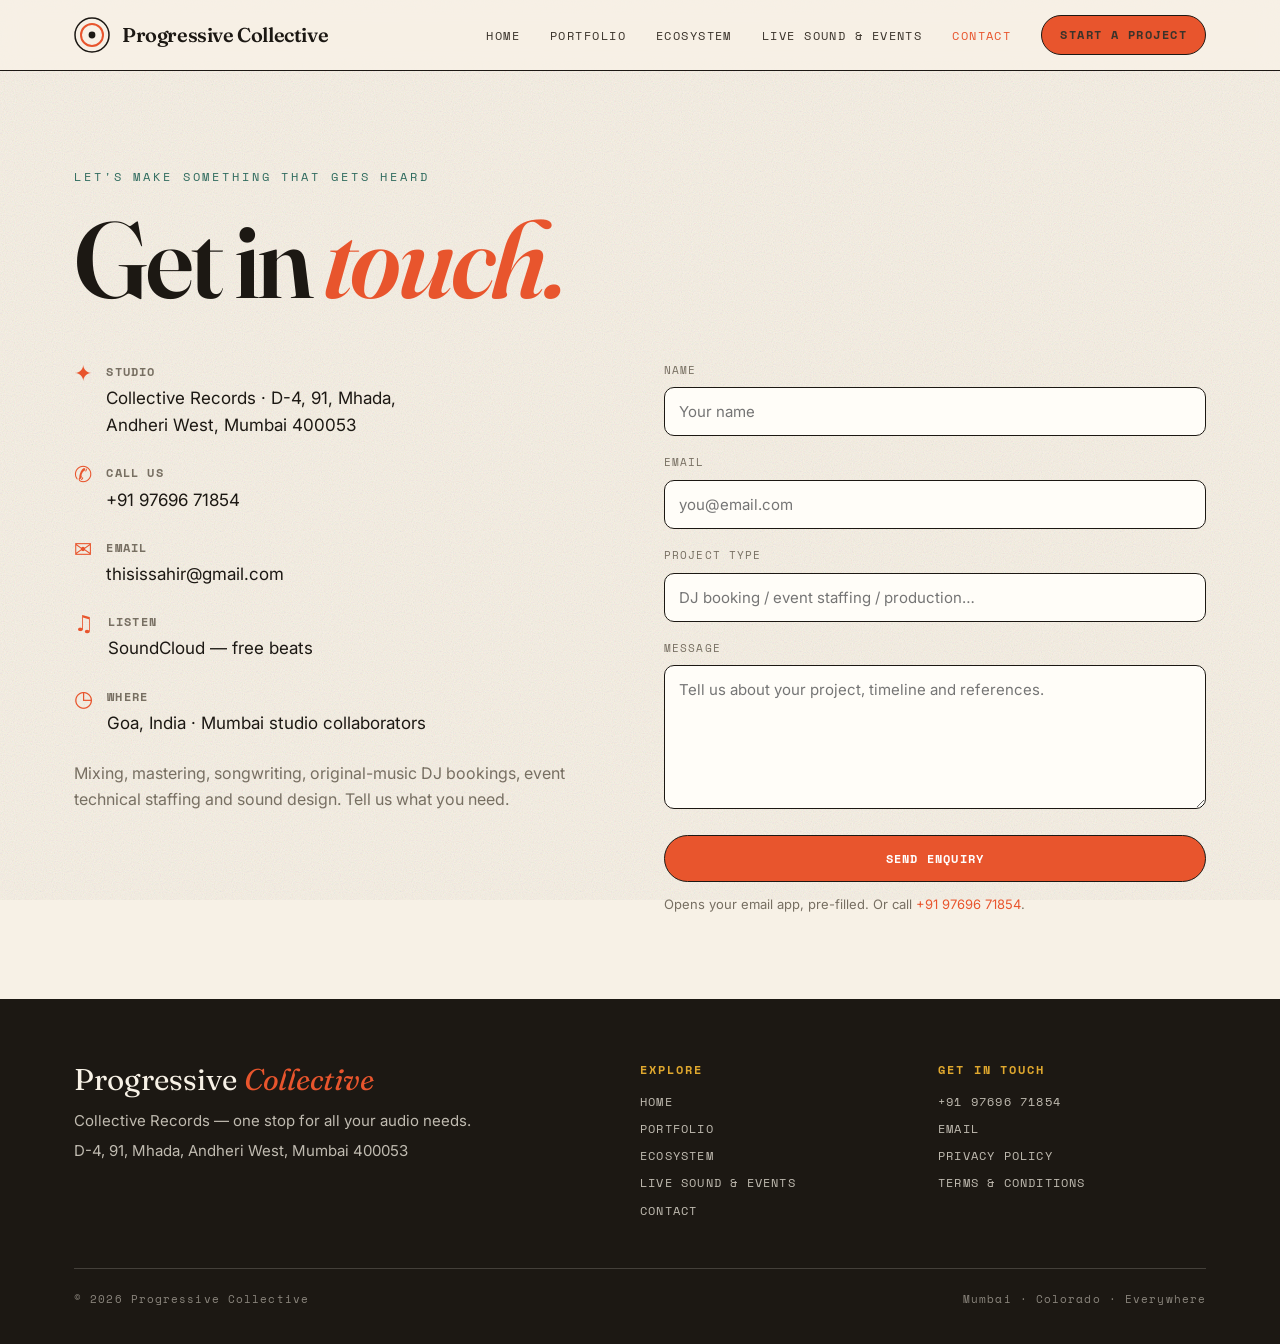
<file: contact.html>
<!DOCTYPE html>
<html lang="en">
<head>
<meta charset="UTF-8">
<meta name="viewport" content="width=device-width, initial-scale=1.0">
<title>Contact — Progressive Collective</title>
<meta name="description" content="Get in touch with Progressive Collective — mixing, mastering, production, songwriting, sound design and brand audio. Goa & Mumbai.">
<link rel="canonical" href="https://www.progressivecollective.in/contact">
<meta property="og:title" content="Contact — Progressive Collective">
<link rel="icon" href="data:image/svg+xml,%3Csvg xmlns='http://www.w3.org/2000/svg' viewBox='0 0 32 32'%3E%3Crect width='32' height='32' fill='%231C1813'/%3E%3Ccircle cx='16' cy='16' r='11' fill='none' stroke='%23E8552D' stroke-width='2'/%3E%3Ccircle cx='16' cy='16' r='3' fill='%23F7F1E6'/%3E%3C/svg%3E">
<link rel="preconnect" href="https://fonts.googleapis.com">
<link rel="preconnect" href="https://fonts.gstatic.com" crossorigin>
<link href="https://fonts.googleapis.com/css2?family=Fraunces:ital,opsz,wght@0,9..144,400;0,9..144,600;1,9..144,400;1,9..144,600&family=Inter:wght@400;500;600&family=Space+Mono:wght@400;700&display=swap" rel="stylesheet">
<link rel="stylesheet" href="styles.css">
</head>
<body>

<header class="site-header">
  <div class="wrap nav">
    <a class="logo" href="/">
      <svg class="mk" viewBox="0 0 36 36" fill="none"><circle cx="18" cy="18" r="17" stroke="#1C1813" stroke-width="1.5"/><circle cx="18" cy="18" r="11" stroke="#E8552D" stroke-width="2"/><circle cx="18" cy="18" r="3.4" fill="#1C1813"/></svg>
      Progressive Collective
    </a>
    <button class="nav-toggle" aria-label="Menu" onclick="document.getElementById('nav').classList.toggle('open')">☰</button>
    <ul class="nav-links" id="nav">
      <li><a href="/">Home</a></li>
      <li><a href="portfolio">Portfolio</a></li>
      <li><a href="ecosystem">Ecosystem</a></li>
      <li><a href="live-sound">Live Sound &amp; Events</a></li>
      <li><a href="contact" class="active">Contact</a></li>
      <li><a href="contact" class="btn btn-primary">Start a project</a></li>
    </ul>
  </div>
</header>

<section class="hero" style="padding-bottom:30px">
  <div class="wrap">
    <div class="eyebrow">Let's make something that gets heard</div>
    <h1>Get in <em>touch.</em></h1>
  </div>
</section>

<section style="padding-top:20px">
  <div class="wrap">
    <div class="contact-grid">
      <div>
        <div class="info-row"><div class="ic">✦</div><div><b>Studio</b><span>Collective Records · D-4, 91, Mhada,<br>Andheri West, Mumbai 400053</span></div></div>
        <div class="info-row"><div class="ic">✆</div><div><b>Call us</b><a href="tel:+919769671854">+91 97696 71854</a></div></div>
        <div class="info-row"><div class="ic">✉</div><div><b>Email</b><a href="mailto:thisissahir@gmail.com">thisissahir@gmail.com</a></div></div>
        <div class="info-row"><div class="ic">♫</div><div><b>Listen</b><a href="https://on.soundcloud.com/S8LDkpYzO2V9bSpoHy" target="_blank" rel="noopener">SoundCloud — free beats</a></div></div>
        <div class="info-row"><div class="ic">◷</div><div><b>Where</b><span>Goa, India · Mumbai studio collaborators</span></div></div>
        <p class="muted" style="margin-top:8px">Mixing, mastering, songwriting, original-music DJ bookings, event technical staffing and sound design. Tell us what you need.</p>
      </div>

      <div>
        <div class="field"><label for="name">Name</label><input id="name" type="text" placeholder="Your name"></div>
        <div class="field"><label for="email">Email</label><input id="email" type="email" placeholder="you@email.com"></div>
        <div class="field"><label for="subject">Project type</label><input id="subject" type="text" placeholder="DJ booking / event staffing / production…"></div>
        <div class="field"><label for="msg">Message</label><textarea id="msg" rows="6" placeholder="Tell us about your project, timeline and references."></textarea></div>
        <button class="btn btn-primary" style="width:100%" onclick="sendEnquiry()">Send enquiry</button>
        <p id="formnote" class="muted" style="font-size:13px;margin-top:12px">Opens your email app, pre-filled. Or call <a href="tel:+919769671854" style="color:var(--accent)">+91 97696 71854</a>.</p>
      </div>
    </div>
  </div>
</section>

<footer class="site-footer">
  <div class="wrap">
    <div class="foot-top">
      <div><div class="big">Progressive <em>Collective</em></div><p>Collective Records — one stop for all your audio needs.</p><p>D-4, 91, Mhada, Andheri West, Mumbai 400053</p></div>
      <div><h4>Explore</h4><div class="flinks"><a href="/">Home</a><a href="portfolio">Portfolio</a><a href="ecosystem">Ecosystem</a><a href="live-sound">Live Sound &amp; Events</a><a href="contact">Contact</a></div></div>
      <div><h4>Get in touch</h4><div class="flinks"><a href="tel:+919769671854">+91 97696 71854</a><a href="mailto:thisissahir@gmail.com">Email</a><a href="privacy">Privacy Policy</a><a href="terms">Terms &amp; Conditions</a></div></div>
    </div>
    <div class="copy"><span>© 2026 Progressive Collective</span><span>Mumbai · Colorado · Everywhere</span></div>
  </div>
</footer>

<script>
function sendEnquiry(){
  const n=document.getElementById('name').value||'';
  const e=document.getElementById('email').value||'';
  const s=document.getElementById('subject').value||'Project enquiry';
  const m=document.getElementById('msg').value||'';
  const body=encodeURIComponent(`Name: ${n}\nEmail: ${e}\n\n${m}`);
  window.location.href=`mailto:thisissahir@gmail.com?subject=${encodeURIComponent('[PC] '+s)}&body=${body}`;
}
</script>
</body>
</html>
</file>
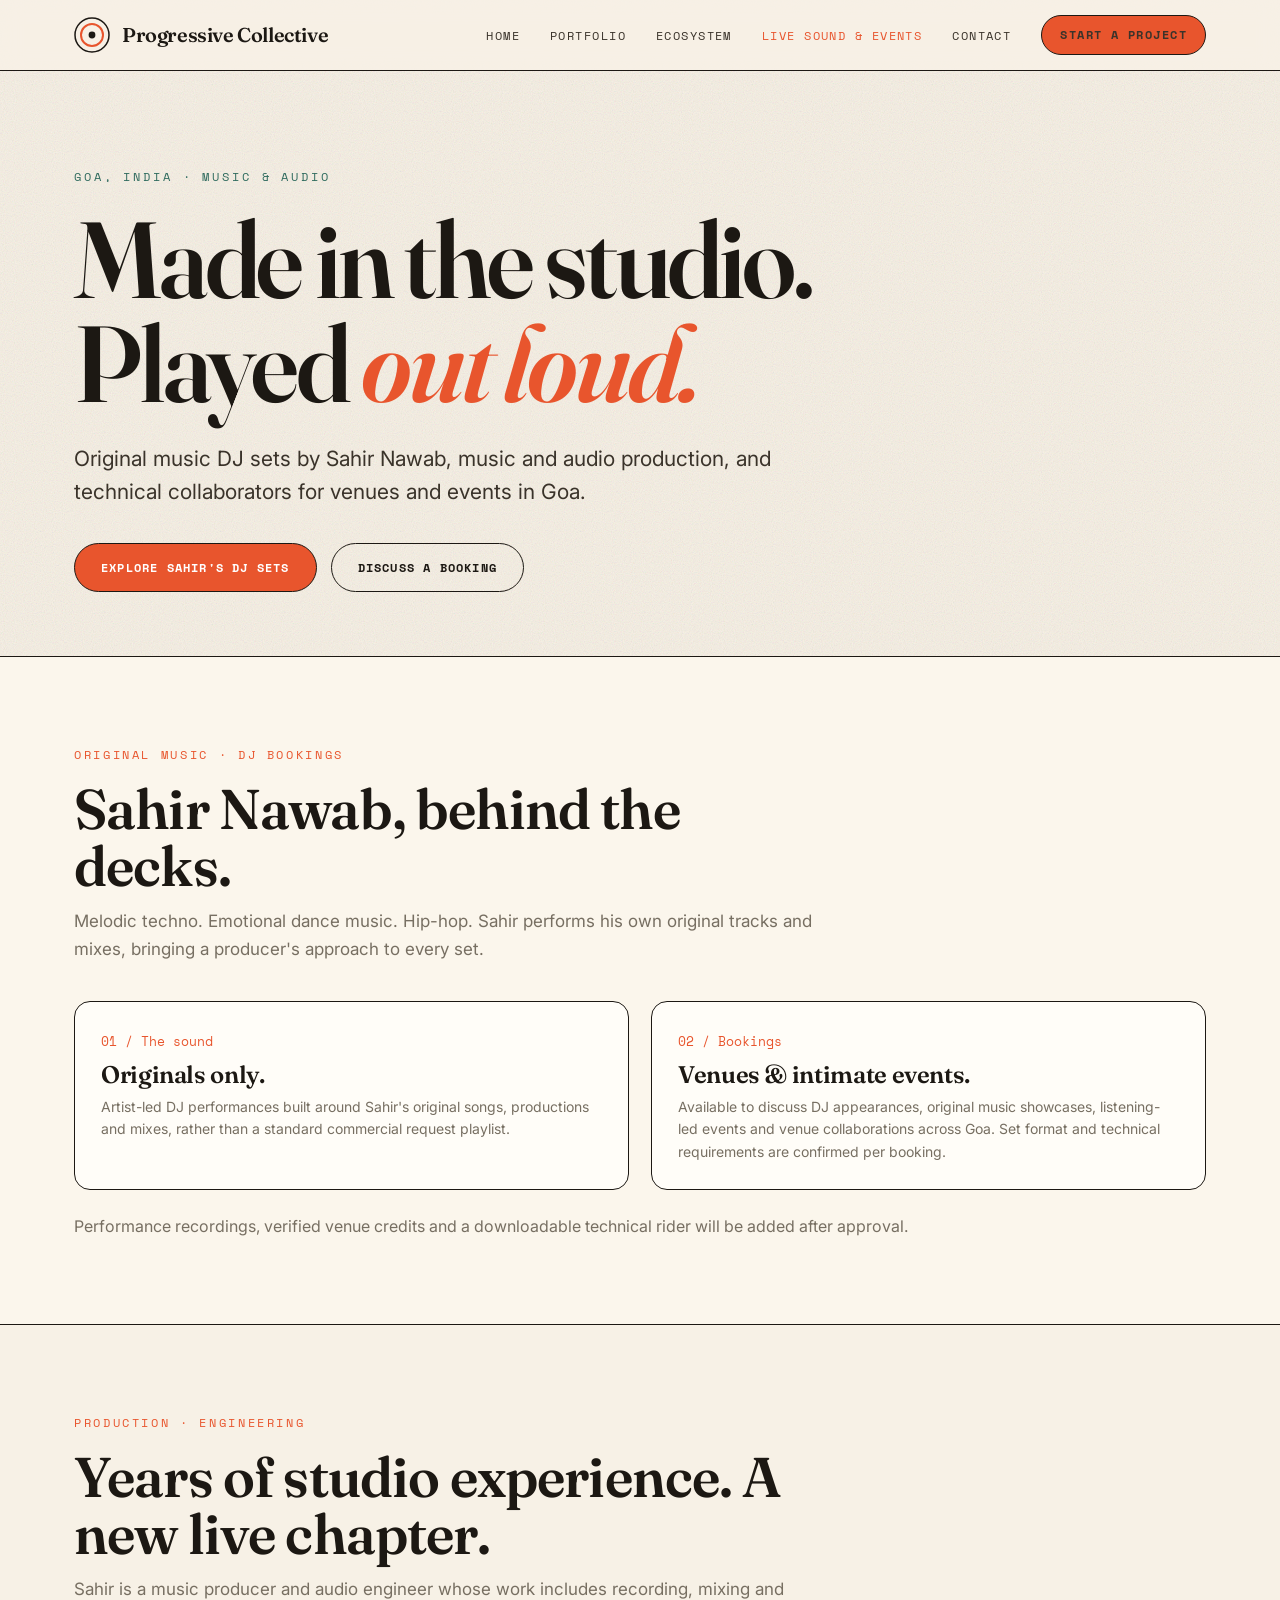
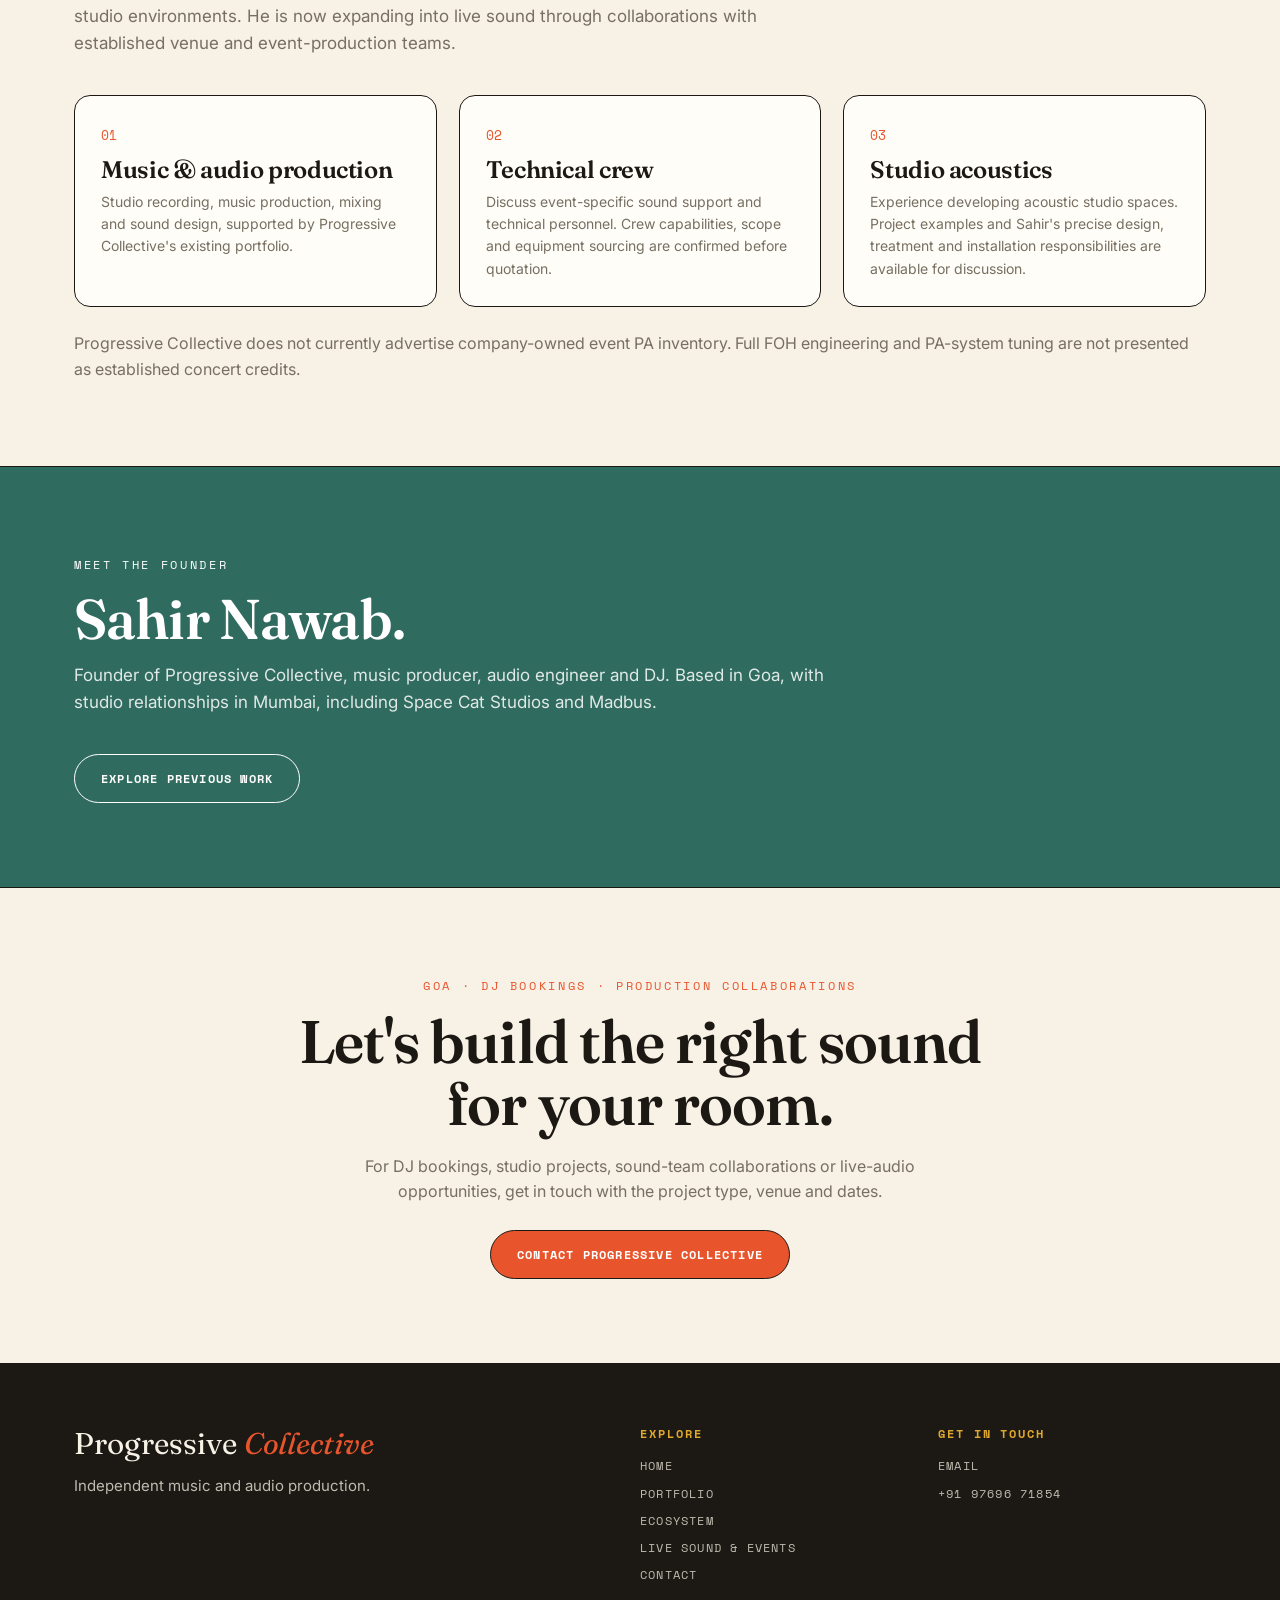
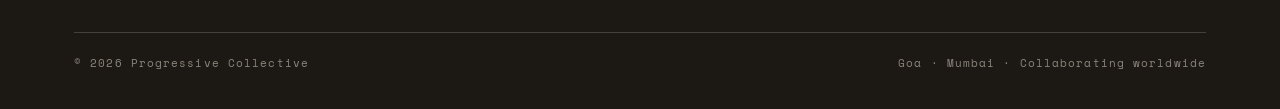
<file: live-sound.html>
<!DOCTYPE html>
<html lang="en">
<head>
<meta charset="UTF-8">
<meta name="viewport" content="width=device-width, initial-scale=1.0">
<title>Live Sound & Events — Progressive Collective | Goa</title>
<meta name="description" content="Goa-based original music DJ performances, audio production and event technical staffing by Sahir Nawab and Progressive Collective.">
<link rel="canonical" href="https://www.progressivecollective.in/live-sound">
<link rel="preconnect" href="https://fonts.googleapis.com"><link rel="preconnect" href="https://fonts.gstatic.com" crossorigin>
<link href="https://fonts.googleapis.com/css2?family=Fraunces:ital,opsz,wght@0,9..144,400;0,9..144,600;1,9..144,400;1,9..144,600&family=Inter:wght@400;500;600&family=Space+Mono:wght@400;700&display=swap" rel="stylesheet">
<link rel="stylesheet" href="styles.css">
</head>
<body>
<header class="site-header"><div class="wrap nav">
<a class="logo" href="/"><svg class="mk" viewBox="0 0 36 36" fill="none" aria-hidden="true"><circle cx="18" cy="18" r="17" stroke="#1C1813" stroke-width="1.5"/><circle cx="18" cy="18" r="11" stroke="#E8552D" stroke-width="2"/><circle cx="18" cy="18" r="3.4" fill="#1C1813"/></svg>Progressive Collective</a>
<button class="nav-toggle" aria-label="Menu" aria-expanded="false" aria-controls="nav" onclick="const n=document.getElementById('nav');const open=n.classList.toggle('open');this.setAttribute('aria-expanded',String(open))">☰</button>
<ul class="nav-links" id="nav"><li><a href="/">Home</a></li><li><a href="portfolio">Portfolio</a></li><li><a href="ecosystem">Ecosystem</a></li><li><a href="live-sound" class="active" aria-current="page">Live Sound & Events</a></li><li><a href="contact">Contact</a></li><li><a href="contact" class="btn btn-primary">Start a project</a></li></ul>
</div></header>
<main>
<section class="hero"><div class="wrap">
<div class="eyebrow">Goa, India · Music &amp; Audio</div>
<h1>Made in the studio.<br>Played <em>out loud.</em></h1>
<p class="lead">Original music DJ sets by Sahir Nawab, music and audio production, and technical collaborators for venues and events in Goa.</p>
<div class="cta"><a href="#dj" class="btn btn-primary">Explore Sahir's DJ sets</a><a href="contact" class="btn">Discuss a booking</a></div>
</div></section>
<section id="dj" style="background:var(--paper-2);border-top:1.5px solid var(--ink);border-bottom:1.5px solid var(--ink)"><div class="wrap">
<div class="sec-head"><span class="kicker">Original music · DJ bookings</span><h2>Sahir Nawab, behind the decks.</h2><p>Melodic techno. Emotional dance music. Hip-hop. Sahir performs his own original tracks and mixes, bringing a producer's approach to every set.</p></div>
<div class="grid cols-2">
<article class="svc"><span class="n">01 / The sound</span><h3>Originals only.</h3><p>Artist-led DJ performances built around Sahir's original songs, productions and mixes, rather than a standard commercial request playlist.</p></article>
<article class="svc"><span class="n">02 / Bookings</span><h3>Venues &amp; intimate events.</h3><p>Available to discuss DJ appearances, original music showcases, listening-led events and venue collaborations across Goa. Set format and technical requirements are confirmed per booking.</p></article>
</div>
<p class="muted" style="margin-top:24px">Performance recordings, verified venue credits and a downloadable technical rider will be added after approval.</p>
</div></section>
<section><div class="wrap">
<div class="sec-head"><span class="kicker">Production · Engineering</span><h2>Years of studio experience. A new live chapter.</h2><p>Sahir is a music producer and audio engineer whose work includes recording, mixing and studio environments. He is now expanding into live sound through collaborations with established venue and event-production teams.</p></div>
<div class="grid cols-3">
<article class="svc"><span class="n">01</span><h3>Music &amp; audio production</h3><p>Studio recording, music production, mixing and sound design, supported by Progressive Collective's existing portfolio.</p></article>
<article class="svc"><span class="n">02</span><h3>Technical crew</h3><p>Discuss event-specific sound support and technical personnel. Crew capabilities, scope and equipment sourcing are confirmed before quotation.</p></article>
<article class="svc"><span class="n">03</span><h3>Studio acoustics</h3><p>Experience developing acoustic studio spaces. Project examples and Sahir's precise design, treatment and installation responsibilities are available for discussion.</p></article>
</div>
<p class="muted" style="margin-top:24px">Progressive Collective does not currently advertise company-owned event PA inventory. Full FOH engineering and PA-system tuning are not presented as established concert credits.</p>
</div></section>
<section class="band"><div class="wrap">
<div class="sec-head"><span class="kicker">Meet the founder</span><h2 style="color:#fff">Sahir Nawab.</h2><p>Founder of Progressive Collective, music producer, audio engineer and DJ. Based in Goa, with studio relationships in Mumbai, including Space Cat Studios and Madbus.</p></div>
<a href="portfolio" class="btn" style="color:#fff;border-color:#fff">Explore previous work</a>
</div></section>
<section><div class="wrap" style="text-align:center">
<span class="kicker">Goa · DJ bookings · Production collaborations</span>
<h2 style="font-size:clamp(32px,6vw,60px);max-width:19ch;margin:0 auto 20px">Let's build the right sound for your room.</h2>
<p class="muted" style="max-width:64ch;margin:0 auto 25px">For DJ bookings, studio projects, sound-team collaborations or live-audio opportunities, get in touch with the project type, venue and dates.</p>
<a href="contact" class="btn btn-primary">Contact Progressive Collective</a>
</div></section>
</main>
<footer class="site-footer"><div class="wrap"><div class="foot-top">
<div><div class="big">Progressive <em>Collective</em></div><p>Independent music and audio production.</p></div>
<div><h4>Explore</h4><div class="flinks"><a href="/">Home</a><a href="portfolio">Portfolio</a><a href="ecosystem">Ecosystem</a><a href="live-sound">Live Sound &amp; Events</a><a href="contact">Contact</a></div></div>
<div><h4>Get in touch</h4><div class="flinks"><a href="mailto:thisissahir@gmail.com">Email</a><a href="tel:+919769671854">+91 97696 71854</a></div></div>
</div><div class="copy"><span>© 2026 Progressive Collective</span><span>Goa · Mumbai · Collaborating worldwide</span></div></div></footer>
</body></html>
</file>
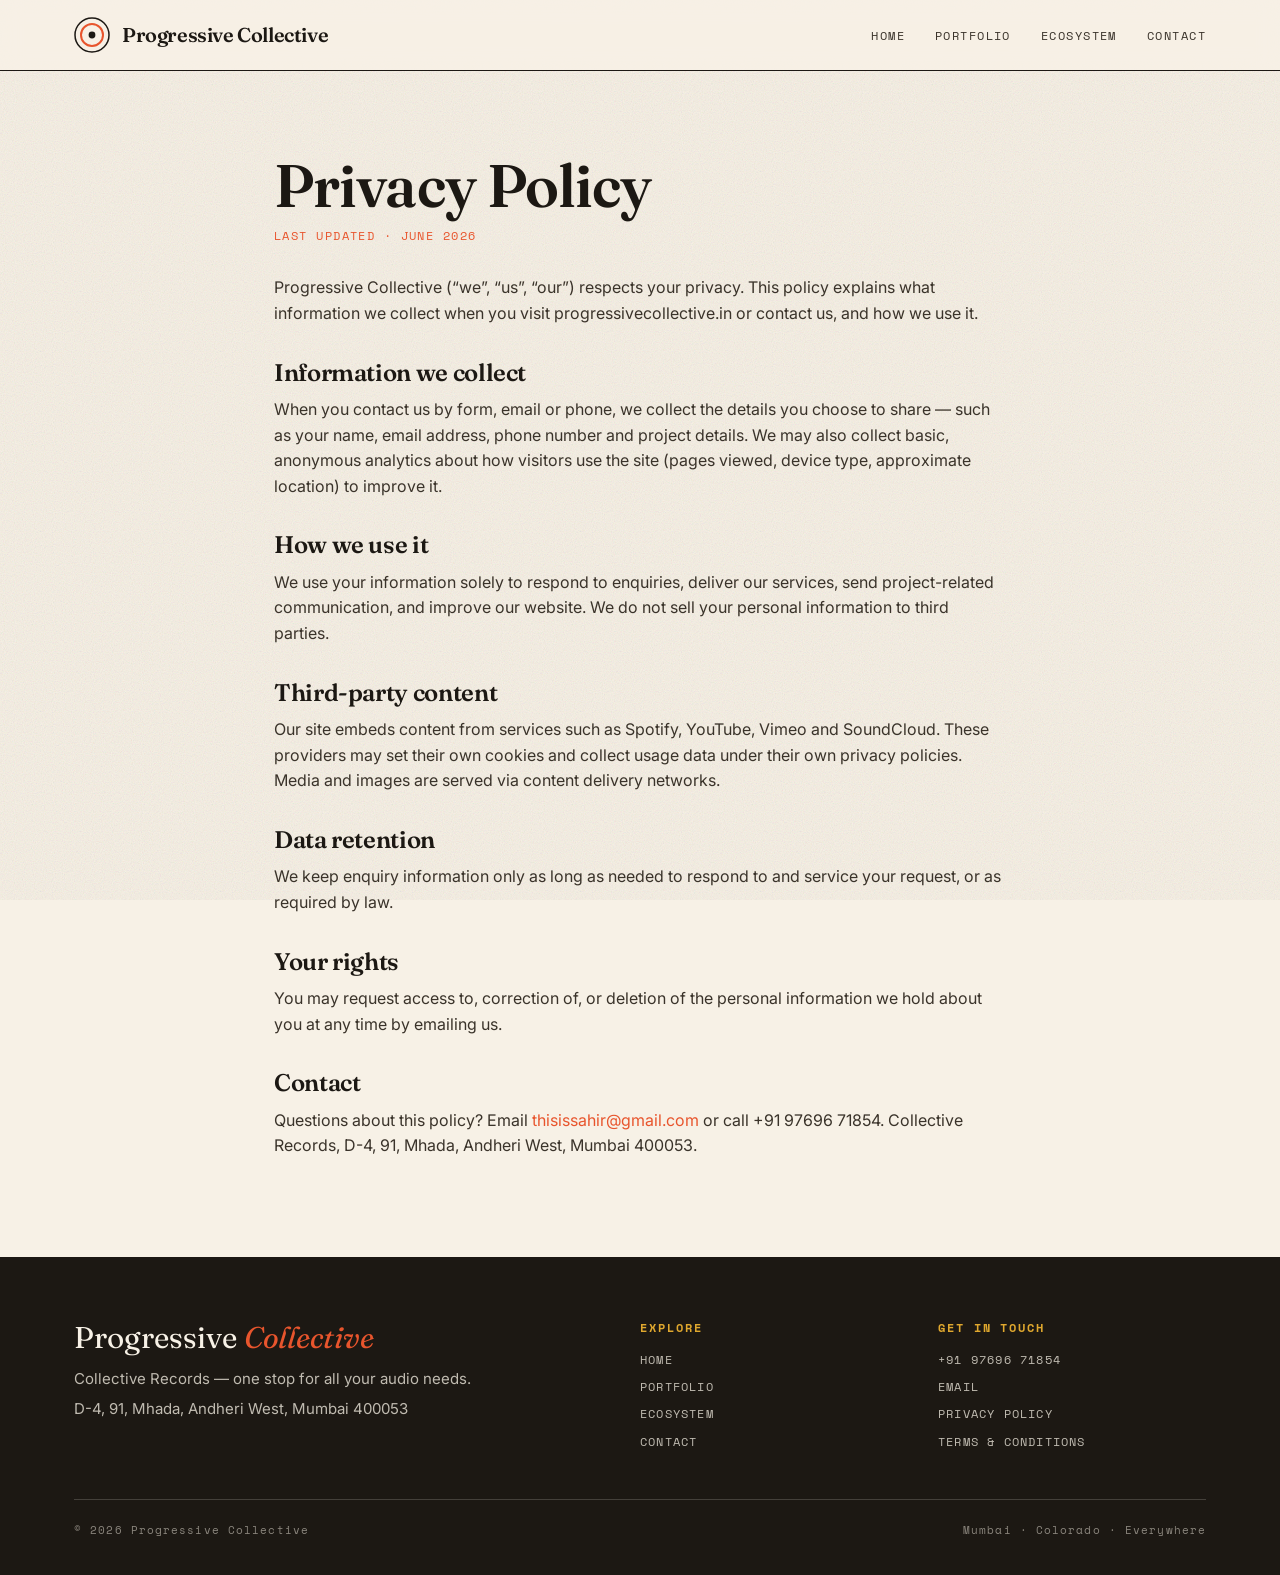
<file: privacy.html>
<!DOCTYPE html>
<html lang="en">
<head>
<meta charset="UTF-8">
<meta name="viewport" content="width=device-width, initial-scale=1.0">
<title>Privacy Policy — Progressive Collective</title>
<meta name="robots" content="noindex">
<link rel="canonical" href="https://www.progressivecollective.in/privacy">
<link rel="icon" href="data:image/svg+xml,%3Csvg xmlns='http://www.w3.org/2000/svg' viewBox='0 0 32 32'%3E%3Crect width='32' height='32' fill='%231C1813'/%3E%3Ccircle cx='16' cy='16' r='11' fill='none' stroke='%23E8552D' stroke-width='2'/%3E%3Ccircle cx='16' cy='16' r='3' fill='%23F7F1E6'/%3E%3C/svg%3E">
<link rel="preconnect" href="https://fonts.googleapis.com">
<link rel="preconnect" href="https://fonts.gstatic.com" crossorigin>
<link href="https://fonts.googleapis.com/css2?family=Fraunces:ital,opsz,wght@0,9..144,400;0,9..144,600;1,9..144,400;1,9..144,600&family=Inter:wght@400;500;600&family=Space+Mono:wght@400;700&display=swap" rel="stylesheet">
<link rel="stylesheet" href="styles.css">
</head>
<body>
<header class="site-header">
  <div class="wrap nav">
    <a class="logo" href="/"><svg class="mk" viewBox="0 0 36 36" fill="none"><circle cx="18" cy="18" r="17" stroke="#1C1813" stroke-width="1.5"/><circle cx="18" cy="18" r="11" stroke="#E8552D" stroke-width="2"/><circle cx="18" cy="18" r="3.4" fill="#1C1813"/></svg>Progressive Collective</a>
    <button class="nav-toggle" aria-label="Menu" onclick="document.getElementById('nav').classList.toggle('open')">☰</button>
    <ul class="nav-links" id="nav">
      <li><a href="/">Home</a></li><li><a href="portfolio">Portfolio</a></li><li><a href="ecosystem">Ecosystem</a></li><li><a href="contact">Contact</a></li>
    </ul>
  </div>
</header>

<section>
  <div class="wrap legal">
    <h1>Privacy Policy</h1>
    <p class="upd">Last updated · June 2026</p>
    <p>Progressive Collective (“we”, “us”, “our”) respects your privacy. This policy explains what information we collect when you visit progressivecollective.in or contact us, and how we use it.</p>

    <h2>Information we collect</h2>
    <p>When you contact us by form, email or phone, we collect the details you choose to share — such as your name, email address, phone number and project details. We may also collect basic, anonymous analytics about how visitors use the site (pages viewed, device type, approximate location) to improve it.</p>

    <h2>How we use it</h2>
    <p>We use your information solely to respond to enquiries, deliver our services, send project-related communication, and improve our website. We do not sell your personal information to third parties.</p>

    <h2>Third-party content</h2>
    <p>Our site embeds content from services such as Spotify, YouTube, Vimeo and SoundCloud. These providers may set their own cookies and collect usage data under their own privacy policies. Media and images are served via content delivery networks.</p>

    <h2>Data retention</h2>
    <p>We keep enquiry information only as long as needed to respond to and service your request, or as required by law.</p>

    <h2>Your rights</h2>
    <p>You may request access to, correction of, or deletion of the personal information we hold about you at any time by emailing us.</p>

    <h2>Contact</h2>
    <p>Questions about this policy? Email <a href="mailto:thisissahir@gmail.com" style="color:var(--accent)">thisissahir@gmail.com</a> or call +91 97696 71854. Collective Records, D-4, 91, Mhada, Andheri West, Mumbai 400053.</p>
  </div>
</section>

<footer class="site-footer">
  <div class="wrap">
    <div class="foot-top">
      <div><div class="big">Progressive <em>Collective</em></div><p>Collective Records — one stop for all your audio needs.</p><p>D-4, 91, Mhada, Andheri West, Mumbai 400053</p></div>
      <div><h4>Explore</h4><div class="flinks"><a href="/">Home</a><a href="portfolio">Portfolio</a><a href="ecosystem">Ecosystem</a><a href="contact">Contact</a></div></div>
      <div><h4>Get in touch</h4><div class="flinks"><a href="tel:+919769671854">+91 97696 71854</a><a href="mailto:thisissahir@gmail.com">Email</a><a href="privacy">Privacy Policy</a><a href="terms">Terms &amp; Conditions</a></div></div>
    </div>
    <div class="copy"><span>© 2026 Progressive Collective</span><span>Mumbai · Colorado · Everywhere</span></div>
  </div>
</footer>
</body>
</html>
</file>
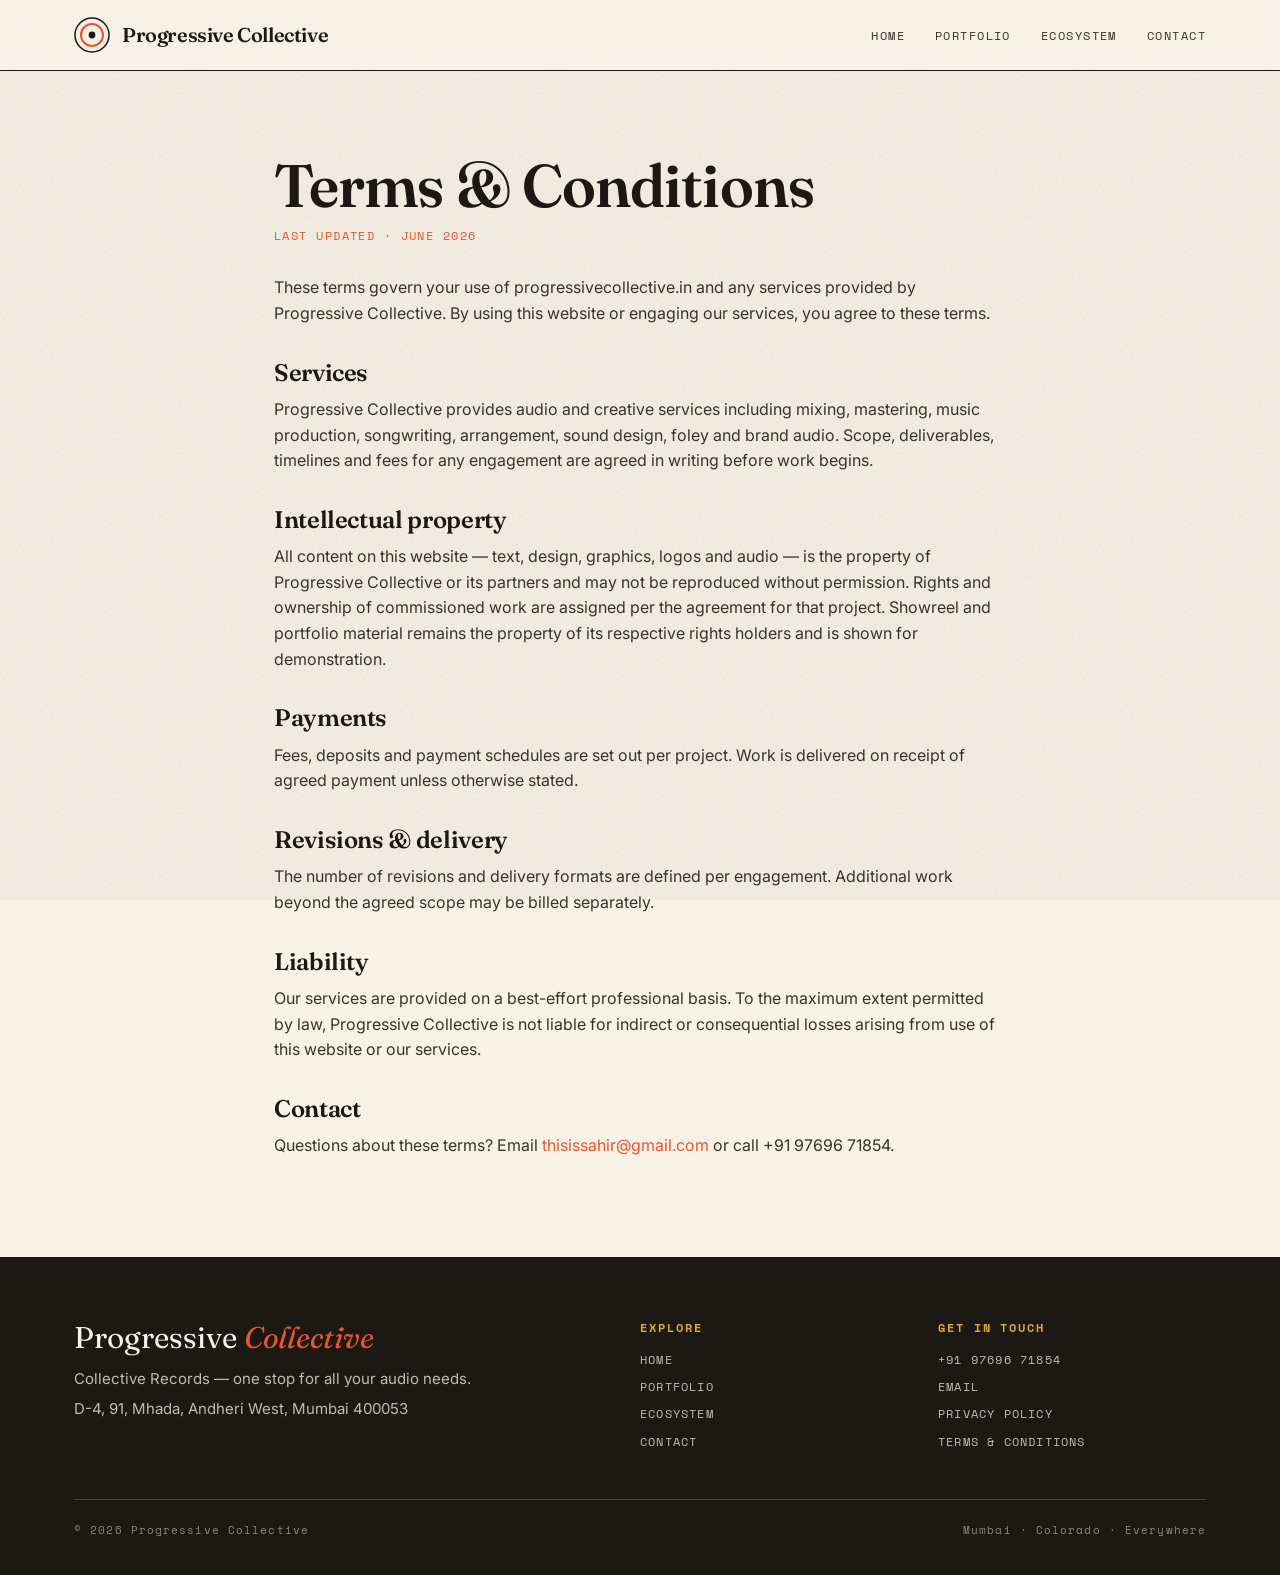
<file: terms.html>
<!DOCTYPE html>
<html lang="en">
<head>
<meta charset="UTF-8">
<meta name="viewport" content="width=device-width, initial-scale=1.0">
<title>Terms & Conditions — Progressive Collective</title>
<meta name="robots" content="noindex">
<link rel="canonical" href="https://www.progressivecollective.in/terms">
<link rel="icon" href="data:image/svg+xml,%3Csvg xmlns='http://www.w3.org/2000/svg' viewBox='0 0 32 32'%3E%3Crect width='32' height='32' fill='%231C1813'/%3E%3Ccircle cx='16' cy='16' r='11' fill='none' stroke='%23E8552D' stroke-width='2'/%3E%3Ccircle cx='16' cy='16' r='3' fill='%23F7F1E6'/%3E%3C/svg%3E">
<link rel="preconnect" href="https://fonts.googleapis.com">
<link rel="preconnect" href="https://fonts.gstatic.com" crossorigin>
<link href="https://fonts.googleapis.com/css2?family=Fraunces:ital,opsz,wght@0,9..144,400;0,9..144,600;1,9..144,400;1,9..144,600&family=Inter:wght@400;500;600&family=Space+Mono:wght@400;700&display=swap" rel="stylesheet">
<link rel="stylesheet" href="styles.css">
</head>
<body>
<header class="site-header">
  <div class="wrap nav">
    <a class="logo" href="/"><svg class="mk" viewBox="0 0 36 36" fill="none"><circle cx="18" cy="18" r="17" stroke="#1C1813" stroke-width="1.5"/><circle cx="18" cy="18" r="11" stroke="#E8552D" stroke-width="2"/><circle cx="18" cy="18" r="3.4" fill="#1C1813"/></svg>Progressive Collective</a>
    <button class="nav-toggle" aria-label="Menu" onclick="document.getElementById('nav').classList.toggle('open')">☰</button>
    <ul class="nav-links" id="nav">
      <li><a href="/">Home</a></li><li><a href="portfolio">Portfolio</a></li><li><a href="ecosystem">Ecosystem</a></li><li><a href="contact">Contact</a></li>
    </ul>
  </div>
</header>

<section>
  <div class="wrap legal">
    <h1>Terms &amp; Conditions</h1>
    <p class="upd">Last updated · June 2026</p>
    <p>These terms govern your use of progressivecollective.in and any services provided by Progressive Collective. By using this website or engaging our services, you agree to these terms.</p>

    <h2>Services</h2>
    <p>Progressive Collective provides audio and creative services including mixing, mastering, music production, songwriting, arrangement, sound design, foley and brand audio. Scope, deliverables, timelines and fees for any engagement are agreed in writing before work begins.</p>

    <h2>Intellectual property</h2>
    <p>All content on this website — text, design, graphics, logos and audio — is the property of Progressive Collective or its partners and may not be reproduced without permission. Rights and ownership of commissioned work are assigned per the agreement for that project. Showreel and portfolio material remains the property of its respective rights holders and is shown for demonstration.</p>

    <h2>Payments</h2>
    <p>Fees, deposits and payment schedules are set out per project. Work is delivered on receipt of agreed payment unless otherwise stated.</p>

    <h2>Revisions &amp; delivery</h2>
    <p>The number of revisions and delivery formats are defined per engagement. Additional work beyond the agreed scope may be billed separately.</p>

    <h2>Liability</h2>
    <p>Our services are provided on a best-effort professional basis. To the maximum extent permitted by law, Progressive Collective is not liable for indirect or consequential losses arising from use of this website or our services.</p>

    <h2>Contact</h2>
    <p>Questions about these terms? Email <a href="mailto:thisissahir@gmail.com" style="color:var(--accent)">thisissahir@gmail.com</a> or call +91 97696 71854.</p>
  </div>
</section>

<footer class="site-footer">
  <div class="wrap">
    <div class="foot-top">
      <div><div class="big">Progressive <em>Collective</em></div><p>Collective Records — one stop for all your audio needs.</p><p>D-4, 91, Mhada, Andheri West, Mumbai 400053</p></div>
      <div><h4>Explore</h4><div class="flinks"><a href="/">Home</a><a href="portfolio">Portfolio</a><a href="ecosystem">Ecosystem</a><a href="contact">Contact</a></div></div>
      <div><h4>Get in touch</h4><div class="flinks"><a href="tel:+919769671854">+91 97696 71854</a><a href="mailto:thisissahir@gmail.com">Email</a><a href="privacy">Privacy Policy</a><a href="terms">Terms &amp; Conditions</a></div></div>
    </div>
    <div class="copy"><span>© 2026 Progressive Collective</span><span>Mumbai · Colorado · Everywhere</span></div>
  </div>
</footer>
</body>
</html>
</file>
<file: styles.css>
/* Progressive Collective — migrated Wix → Vercel. Creative/expressive, warm-light theme. */
:root{
  --paper:#F7F1E6;
  --paper-2:#FBF6EC;
  --card:#FFFDF8;
  --ink:#1C1813;
  --ink-soft:#3A332A;
  --muted:#776F62;
  --line:#E2D8C6;
  --line-ink:#1C1813;
  --accent:#E8552D;     /* tomato */
  --accent-2:#2F6B5E;   /* deep teal */
  --mustard:#E0A82E;
  --maxw:1180px;
  --display:'Fraunces',Georgia,serif;
  --body:'Inter',system-ui,sans-serif;
  --mono:'Space Mono',monospace;
}
*{box-sizing:border-box;margin:0;padding:0}
html{scroll-behavior:smooth}
body{background:var(--paper);color:var(--ink);font-family:var(--body);line-height:1.6;-webkit-font-smoothing:antialiased;overflow-x:hidden;position:relative}
/* grain overlay */
body::before{content:"";position:fixed;inset:0;z-index:1;pointer-events:none;opacity:.4;mix-blend-mode:multiply;
  background-image:url("data:image/svg+xml,%3Csvg xmlns='http://www.w3.org/2000/svg' width='180' height='180'%3E%3Cfilter id='n'%3E%3CfeTurbulence type='fractalNoise' baseFrequency='0.9' numOctaves='2' stitchTiles='stitch'/%3E%3C/filter%3E%3Crect width='100%25' height='100%25' filter='url(%23n)' opacity='0.5'/%3E%3C/svg%3E")}
.wrap{max-width:var(--maxw);margin:0 auto;padding:0 24px;position:relative;z-index:2}
img{max-width:100%;display:block}
a{color:inherit;text-decoration:none}
h1,h2,h3,h4{font-family:var(--display);font-weight:600;line-height:1.02;letter-spacing:-.015em}
.serif-italic{font-style:italic;font-weight:400}
.muted{color:var(--muted)}
.accent{color:var(--accent)}
section{padding:84px 0;position:relative;z-index:2}
.kicker{font-family:var(--mono);text-transform:uppercase;letter-spacing:.22em;font-size:12px;color:var(--accent);display:inline-block;margin-bottom:16px}
.sticker{display:inline-block;font-family:var(--mono);text-transform:uppercase;letter-spacing:.1em;font-size:11px;background:var(--mustard);color:var(--ink);padding:5px 12px;border:1.5px solid var(--ink);border-radius:999px;transform:rotate(-3deg)}

/* HEADER */
.site-header{position:sticky;top:0;z-index:100;background:rgba(247,241,230,.88);backdrop-filter:blur(10px);border-bottom:1.5px solid var(--ink)}
.nav{display:flex;align-items:center;justify-content:space-between;height:70px}
.logo{display:flex;align-items:center;gap:12px;font-family:var(--display);font-weight:600;font-size:20px;letter-spacing:-.02em}
.logo .mk{width:36px;height:36px;flex:0 0 auto}
.nav-links{display:flex;gap:30px;list-style:none;align-items:center}
.nav-links a{font-family:var(--mono);text-transform:uppercase;letter-spacing:.12em;font-size:12px;color:var(--ink-soft);transition:color .15s}
.nav-links a:hover,.nav-links a.active{color:var(--accent)}
.nav-links .btn{padding:9px 18px}
.nav-toggle{display:none;background:none;border:0;color:var(--ink);font-size:28px;cursor:pointer}
@media(max-width:820px){
  .nav-links{position:fixed;inset:70px 0 auto 0;flex-direction:column;background:var(--paper-2);padding:26px;gap:20px;border-bottom:1.5px solid var(--ink);transform:translateY(-130%);transition:transform .25s}
  .nav-links.open{transform:translateY(0)}
  .nav-toggle{display:block}
}

/* BUTTONS */
.btn{display:inline-block;font-family:var(--mono);text-transform:uppercase;letter-spacing:.1em;font-size:12px;font-weight:700;padding:14px 26px;border-radius:999px;border:1.5px solid var(--ink);cursor:pointer;transition:.16s;background:transparent;color:var(--ink)}
.btn:hover{transform:translateY(-2px)}
.btn-primary{background:var(--accent);color:#fff;border-color:var(--ink)}
.btn-primary:hover{background:#d4441f}
.btn-dark{background:var(--ink);color:var(--paper)}
.btn-dark:hover{background:#000}

/* HERO */
.hero{padding:96px 0 64px}
.hero .eyebrow{font-family:var(--mono);text-transform:uppercase;letter-spacing:.24em;font-size:12px;color:var(--accent-2);margin-bottom:22px}
.hero h1{font-size:clamp(48px,9vw,108px);line-height:.96;letter-spacing:-.03em}
.hero h1 em{font-style:italic;color:var(--accent)}
.hero .lead{font-size:clamp(17px,2.2vw,21px);max-width:56ch;margin:26px 0 0;color:var(--ink-soft)}
.hero .cta{display:flex;gap:14px;flex-wrap:wrap;margin-top:34px}
.hero .marq{margin-top:54px;border-top:1.5px solid var(--ink);border-bottom:1.5px solid var(--ink);padding:14px 0;overflow:hidden;white-space:nowrap}
.hero .marq span{font-family:var(--display);font-style:italic;font-size:22px;color:var(--ink-soft);padding:0 22px}
.hero .marq .dot{color:var(--accent);font-style:normal}

/* PROMO */
.promo{background:var(--ink);color:var(--paper);text-align:center;padding:16px 24px;font-family:var(--mono);text-transform:uppercase;letter-spacing:.14em;font-size:13px;position:relative;z-index:2}
.promo b{color:var(--mustard)}

/* SECTION HEAD */
.sec-head{margin-bottom:38px;max-width:760px}
.sec-head h2{font-size:clamp(30px,5.5vw,56px)}
.sec-head p{margin-top:14px;color:var(--muted);font-size:17px}

/* GRID */
.grid{display:grid;gap:22px}
.cols-2{grid-template-columns:repeat(2,1fr)}
.cols-3{grid-template-columns:repeat(3,1fr)}
.cols-4{grid-template-columns:repeat(4,1fr)}
@media(max-width:900px){.cols-3,.cols-4{grid-template-columns:repeat(2,1fr)}}
@media(max-width:560px){.cols-2,.cols-3,.cols-4{grid-template-columns:1fr}}

/* SERVICE CARDS */
.svc{background:var(--card);border:1.5px solid var(--ink);border-radius:16px;padding:26px;transition:transform .18s,box-shadow .18s}
.svc:hover{transform:translateY(-5px);box-shadow:7px 7px 0 var(--ink)}
.svc .n{font-family:var(--mono);font-size:13px;color:var(--accent)}
.svc h3{font-size:24px;margin:10px 0 8px}
.svc p{color:var(--muted);font-size:14px}

/* VIDEO CARD */
.vid{position:relative;display:block;border-radius:14px;overflow:hidden;border:1.5px solid var(--ink);background:var(--card)}
.vid .thumb{aspect-ratio:16/9;overflow:hidden;background:var(--ink)}
.vid .thumb img{width:100%;height:100%;object-fit:cover;transition:transform .3s}
.vid:hover .thumb img{transform:scale(1.06)}
.vid .label{padding:14px 16px;font-family:var(--display);font-size:18px;letter-spacing:-.01em}
.vid .label small{display:block;font-family:var(--mono);font-size:11px;text-transform:uppercase;letter-spacing:.12em;color:var(--accent);margin-bottom:4px}
.vid .pbtn{position:absolute;top:42%;left:50%;transform:translate(-50%,-50%);width:58px;height:58px;border-radius:50%;background:var(--accent);border:1.5px solid var(--ink);display:flex;align-items:center;justify-content:center;pointer-events:none}
.vid .pbtn:after{content:"";border-left:17px solid #fff;border-top:11px solid transparent;border-bottom:11px solid transparent;margin-left:4px}
.vid.grad .thumb{display:flex;align-items:center;justify-content:center;background:linear-gradient(135deg,var(--accent-2),var(--ink))}
.vid.grad .thumb span{font-family:var(--display);color:#fff;font-size:26px;text-align:center;padding:20px}

/* EMBED */
.embed{border-radius:14px;overflow:hidden;border:1.5px solid var(--ink);background:var(--card)}
.embed iframe{width:100%;border:0;display:block}

/* LOGO STRIP */
.logos{display:flex;flex-wrap:wrap;gap:40px;align-items:center;justify-content:center}
.logos img{height:38px;width:auto;filter:grayscale(1) contrast(.7) brightness(.4);opacity:.7;transition:.2s}
.logos img:hover{filter:none;opacity:1}

/* QUOTES */
.quotes{display:grid;gap:20px;grid-template-columns:repeat(3,1fr)}
@media(max-width:760px){.quotes{grid-template-columns:1fr}}
.quote{background:var(--card);border:1.5px solid var(--ink);border-radius:16px;padding:26px}
.quote p{font-family:var(--display);font-style:italic;font-size:22px;line-height:1.15}
.quote span{display:block;margin-top:14px;font-family:var(--mono);text-transform:uppercase;letter-spacing:.08em;color:var(--accent);font-size:12px}

/* BAND / FULL COLOR SECTION */
.band{background:var(--accent-2);color:#fff;border-top:1.5px solid var(--ink);border-bottom:1.5px solid var(--ink)}
.band .kicker{color:#fff}
.band .sec-head p{color:rgba(255,255,255,.85)}

/* GALLERY */
.gallery{columns:3;column-gap:16px}
.gallery img{width:100%;margin-bottom:16px;border-radius:12px;border:1.5px solid var(--ink);break-inside:avoid}
@media(max-width:760px){.gallery{columns:2}}

/* PORTFOLIO */
.cats{display:flex;flex-wrap:wrap;gap:10px;margin:6px 0 34px}
.cats button{background:transparent;border:1.5px solid var(--ink);color:var(--ink);font-family:var(--mono);text-transform:uppercase;letter-spacing:.1em;font-size:12px;padding:9px 16px;border-radius:999px;cursor:pointer;transition:.15s}
.cats button:hover,.cats button.active{background:var(--accent);color:#fff}
.group-title{font-size:30px;margin:54px 0 22px;display:flex;align-items:baseline;gap:14px}
.group-title small{font-family:var(--mono);font-size:12px;letter-spacing:.14em;text-transform:uppercase;color:var(--accent)}

/* ECOSYSTEM */
.eco{display:grid;grid-template-columns:340px 1fr;gap:0;background:var(--card);border:1.5px solid var(--ink);border-radius:16px;overflow:hidden;margin-bottom:24px}
.eco:nth-child(even){grid-template-columns:1fr 340px}
.eco:nth-child(even) .img{order:2}
.eco .img{overflow:hidden;min-height:240px}
.eco .img img{width:100%;height:100%;object-fit:cover}
.eco .txt{padding:30px 32px}
.eco h3{font-size:28px;margin-bottom:12px}
.eco p{color:var(--muted)}
.eco .tag{font-family:var(--mono);font-size:11px;text-transform:uppercase;letter-spacing:.12em;color:var(--accent);margin-bottom:10px;display:block}
@media(max-width:720px){.eco,.eco:nth-child(even){grid-template-columns:1fr}.eco:nth-child(even) .img{order:0}}

/* CONTACT */
.contact-grid{display:grid;grid-template-columns:1fr 1fr;gap:48px}
@media(max-width:760px){.contact-grid{grid-template-columns:1fr}}
.field{margin-bottom:18px}
.field label{display:block;font-family:var(--mono);text-transform:uppercase;letter-spacing:.1em;font-size:11px;color:var(--muted);margin-bottom:8px}
.field input,.field textarea{width:100%;background:var(--card);border:1.5px solid var(--ink);border-radius:10px;color:var(--ink);padding:14px;font-family:var(--body);font-size:15px}
.field input:focus,.field textarea:focus{outline:none;border-color:var(--accent)}
.info-row{display:flex;gap:14px;align-items:flex-start;margin-bottom:24px}
.info-row .ic{color:var(--accent);font-size:22px;line-height:1}
.info-row b{font-family:var(--mono);text-transform:uppercase;letter-spacing:.1em;font-size:12px;display:block;margin-bottom:4px;color:var(--muted)}
.info-row a,.info-row span{font-size:17px}

/* LEGAL */
.legal{max-width:780px}
.legal h1{font-size:clamp(36px,6vw,60px);margin-bottom:10px}
.legal .upd{font-family:var(--mono);font-size:12px;text-transform:uppercase;letter-spacing:.12em;color:var(--accent);margin-bottom:30px}
.legal h2{font-size:24px;margin:34px 0 12px}
.legal p{color:var(--ink-soft);margin-bottom:14px}

/* FOOTER */
.site-footer{border-top:1.5px solid var(--ink);background:var(--ink);color:var(--paper);padding:64px 0 36px;position:relative;z-index:2}
.foot-top{display:grid;grid-template-columns:2fr 1fr 1fr;gap:30px;margin-bottom:40px}
@media(max-width:720px){.foot-top{grid-template-columns:1fr}}
.site-footer h4{font-family:var(--mono);text-transform:uppercase;letter-spacing:.16em;font-size:12px;color:var(--mustard);margin-bottom:16px}
.site-footer .big{font-family:var(--display);font-size:30px;line-height:1.05;margin-bottom:14px}
.site-footer .big em{font-style:italic;color:var(--accent)}
.site-footer p,.site-footer a{color:rgba(247,241,230,.75);font-size:15px;margin:6px 0}
.site-footer .flinks a{display:block;font-family:var(--mono);text-transform:uppercase;letter-spacing:.1em;font-size:12px;margin:8px 0}
.site-footer .flinks a:hover{color:var(--accent)}
.site-footer .copy{border-top:1px solid rgba(247,241,230,.18);padding-top:22px;font-family:var(--mono);font-size:11px;letter-spacing:.1em;color:rgba(247,241,230,.5);display:flex;justify-content:space-between;flex-wrap:wrap;gap:10px}
</file>
